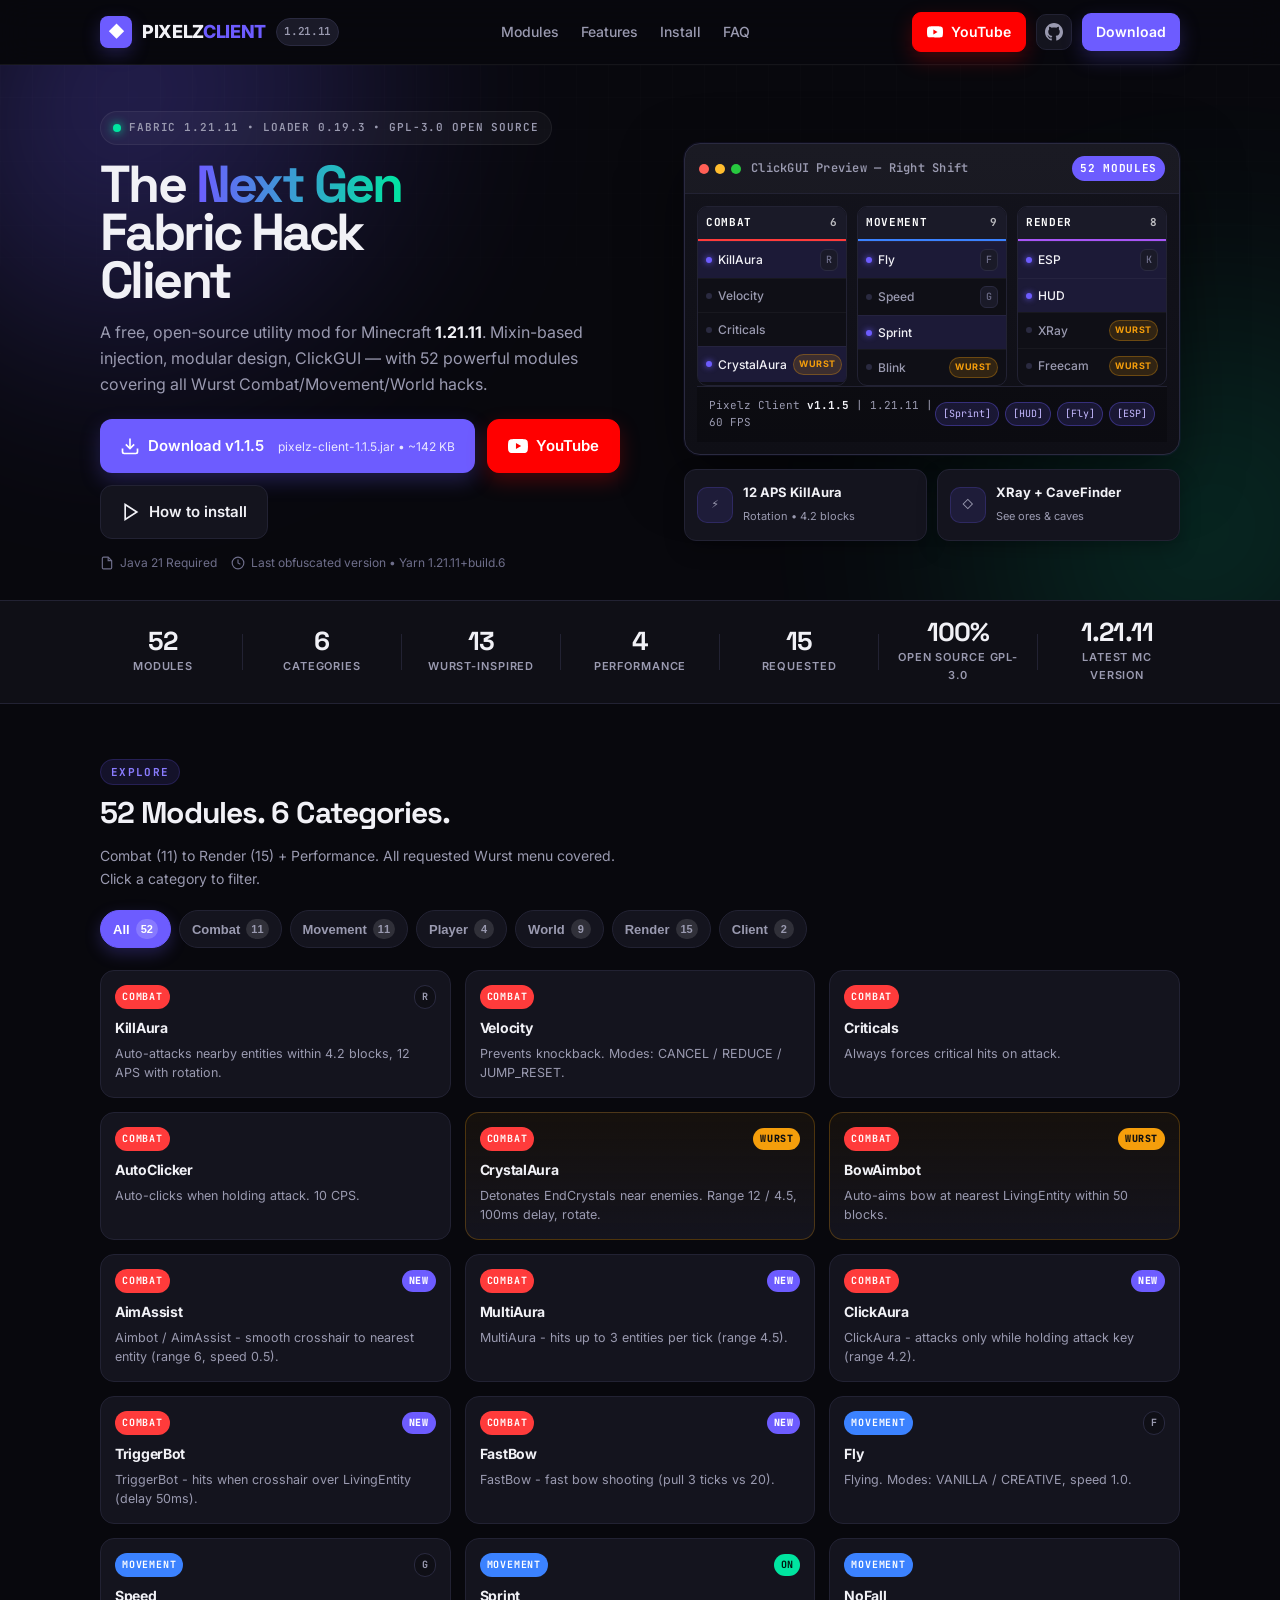
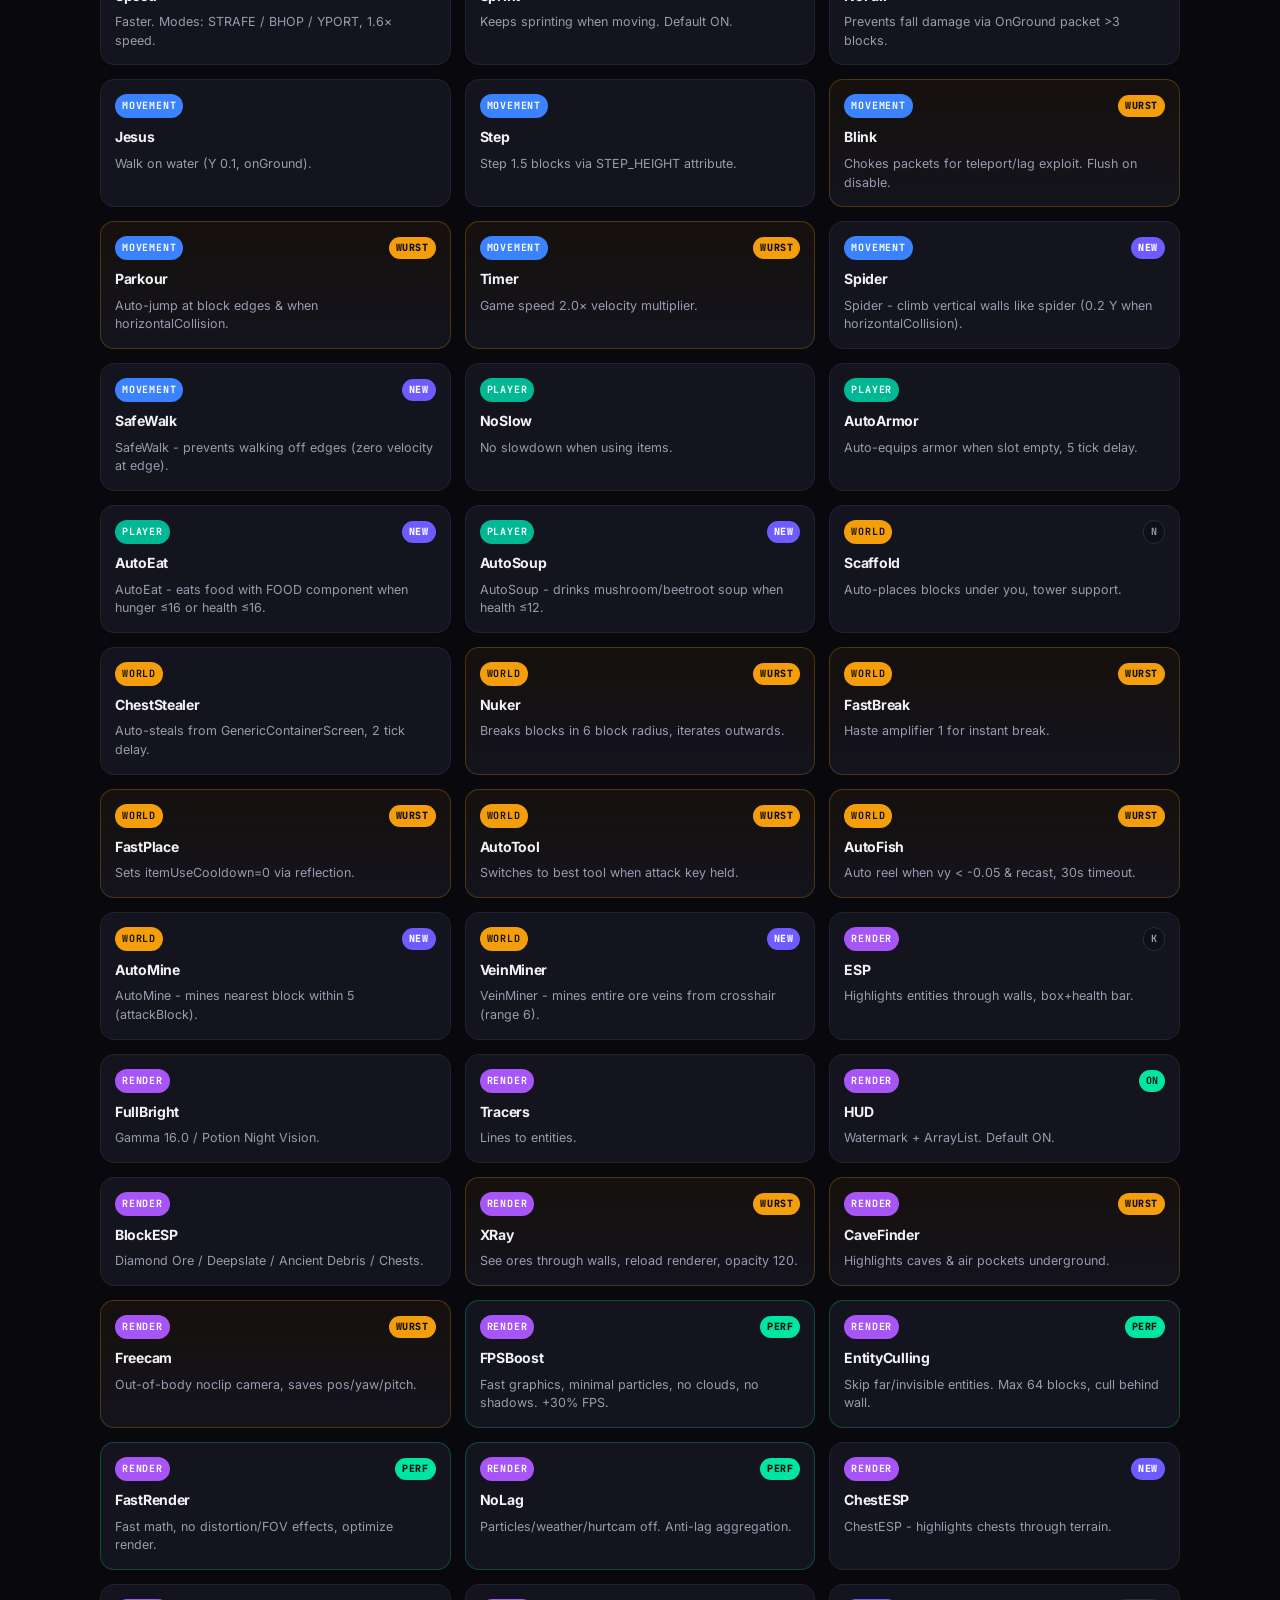
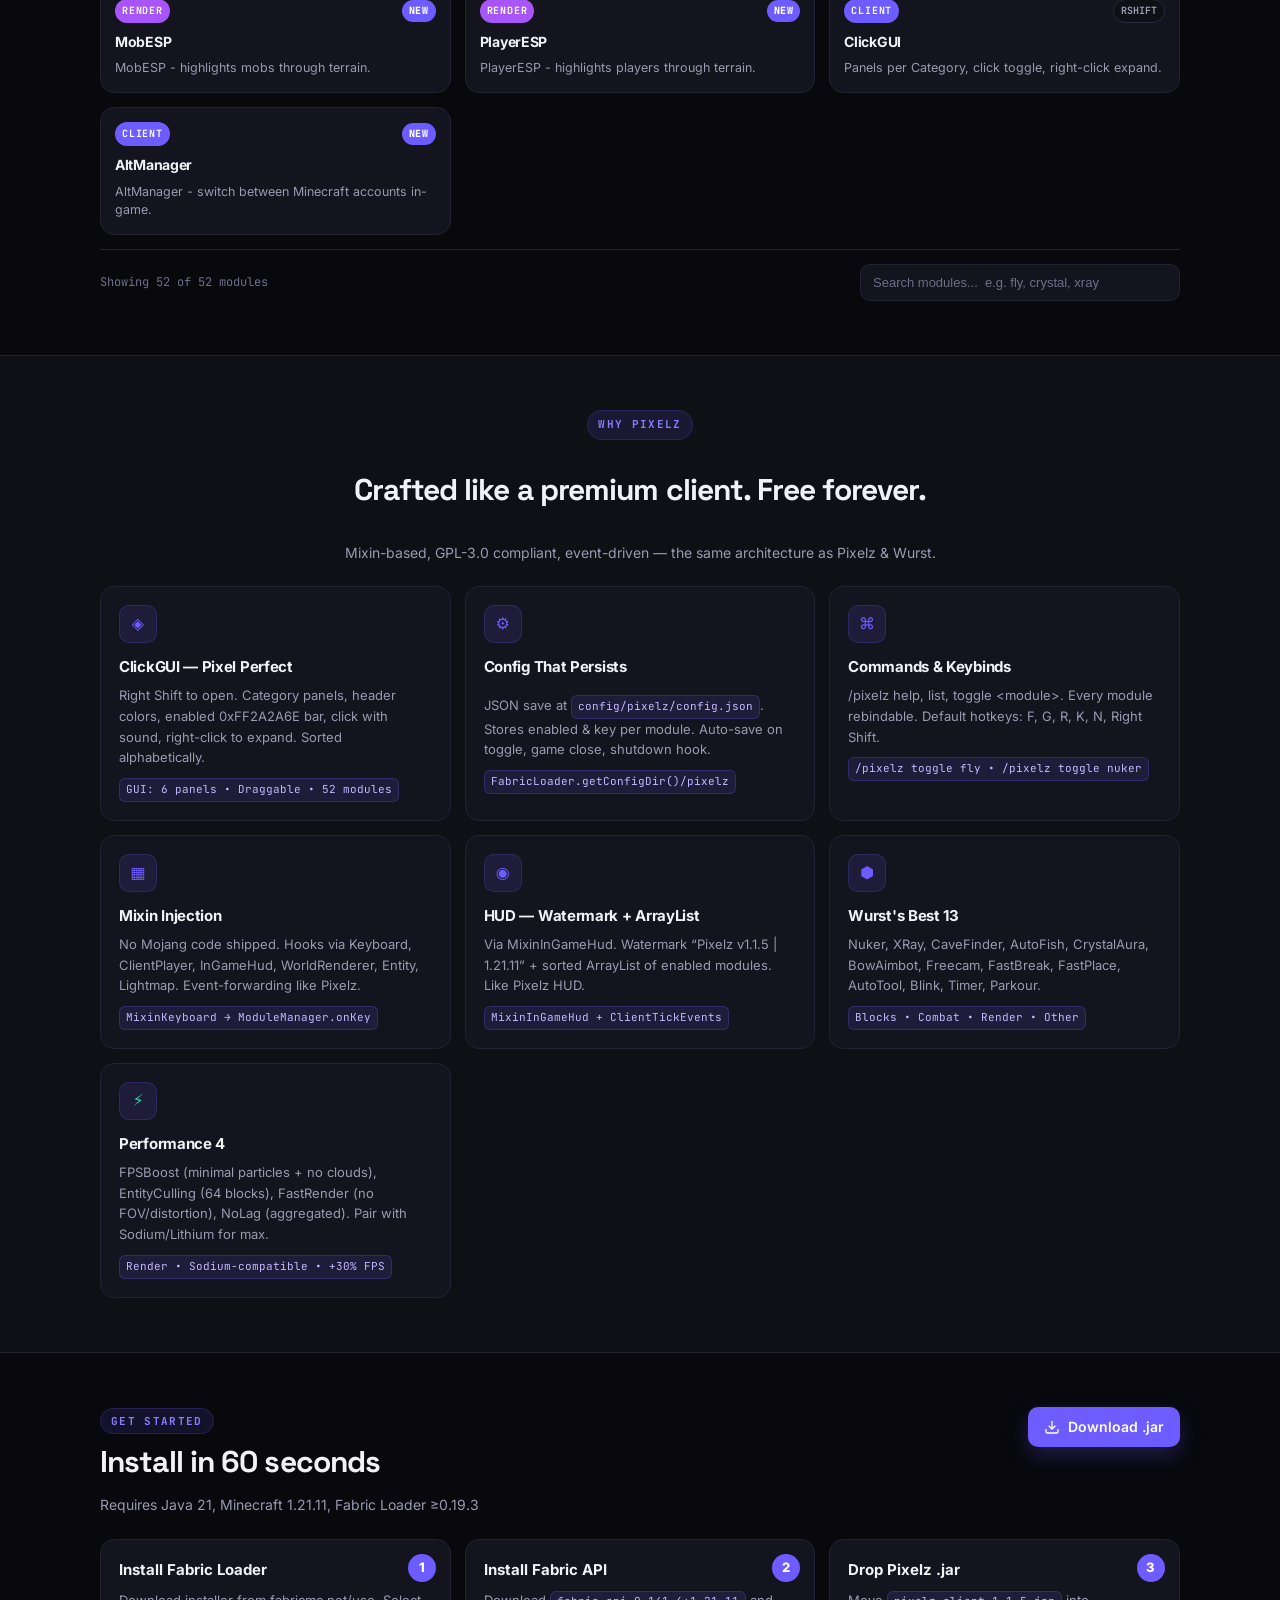
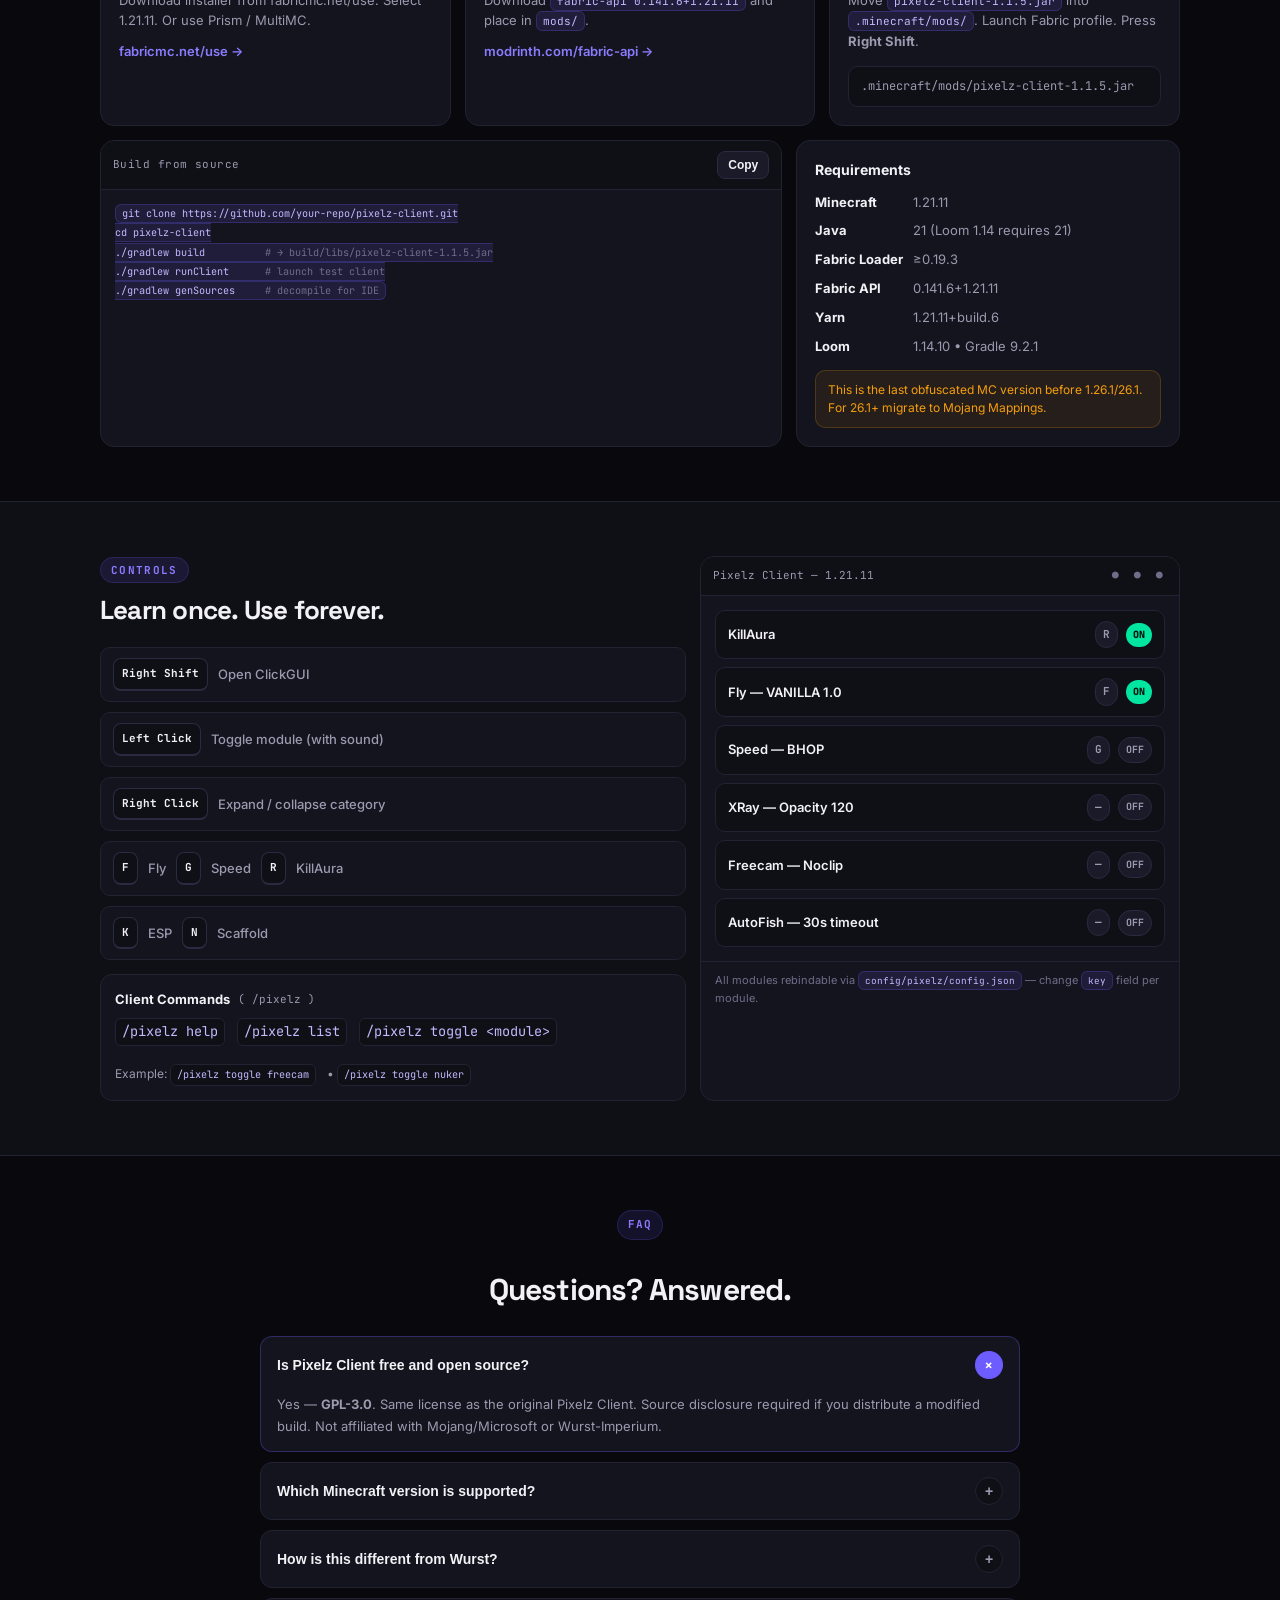
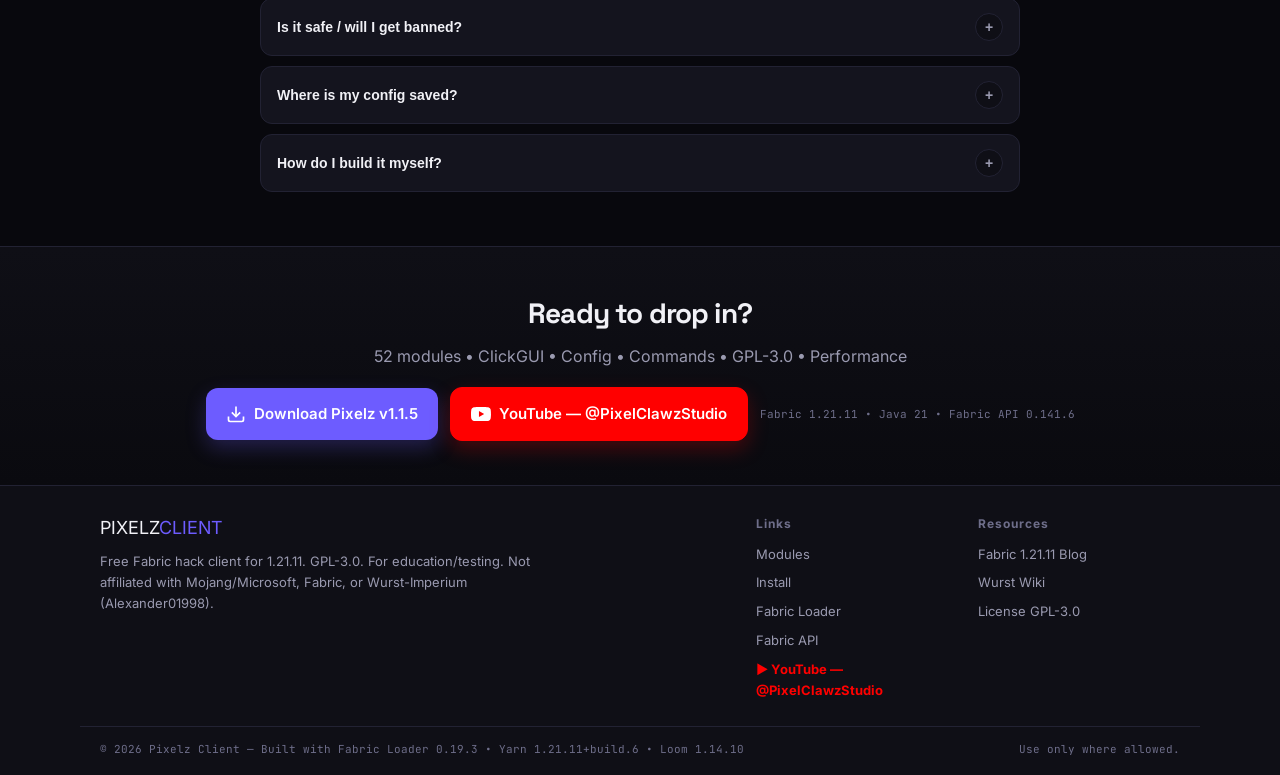
<file: index.html>
<!DOCTYPE html>
<html lang="en">
<head>
  <meta charset="UTF-8" />
  <meta name="viewport" content="width=device-width, initial-scale=1.0" />
  <title>Pixelz Client — 1.21.11 Fabric Hack Client</title>
  <meta name="description" content="Pixelz Client — Free open-source Fabric hack client for Minecraft 1.21.11. 33 modules, ClickGUI, GPL-3.0. Inspired by Wurst & LiquidBounce." />
  <link rel="preconnect" href="https://fonts.googleapis.com">
  <link rel="preconnect" href="https://fonts.gstatic.com" crossorigin>
  <link href="https://fonts.googleapis.com/css2?family=JetBrains+Mono:wght@400;600&family=Space+Grotesk:wght@400;500;600;700&family=Inter:wght@400;500;600;700;800&display=swap" rel="stylesheet">
  <link rel="stylesheet" href="style.css" />
  <link rel="icon" href="data:image/svg+xml,<svg xmlns='http://www.w3.org/2000/svg' viewBox='0 0 100 100'><rect width='100' height='100' rx='18' fill='%236D5CFF'/><text y='.9em' x='50%' text-anchor='middle' font-size='58' font-family='monospace' fill='white'>P</text></svg>">
</head>
<body>
  <!-- Navbar -->
  <nav class="nav" id="nav">
    <div class="nav-inner">
      <a class="brand" href="https://ike10010.github.io/PixelzClient/">
        <span class="brand-icon">◆</span>
        <span class="brand-text">PIXELZ<span>CLIENT</span></span>
        <span class="brand-badge">1.21.11</span>
      </a>
      <div class="nav-links">
        <a href="#modules">Modules</a>
        <a href="#features">Features</a>
        <a href="#install">Install</a>
        <a href="#faq">FAQ</a>
      </div>
      <div class="nav-actions">
        <a href="https://www.youtube.com/@PixelClawzStudio" target="_blank" rel="noopener" class="btn btn-sm btn-youtube">
          <svg width="16" height="16" viewBox="0 0 24 24" fill="currentColor"><path d="M23.498 6.186a3.016 3.016 0 0 0-2.122-2.136C19.505 3.545 12 3.545 12 3.545s-7.505 0-9.377.505A3.017 3.017 0 0 0 .502 6.186C0 8.07 0 12 0 12s0 3.93.502 5.814a3.016 3.016 0 0 0 2.122 2.136c1.872.505 9.376.505 9.376.505s7.505 0 9.377-.505a3.015 3.015 0 0 0 2.122-2.136C24 15.93 24 12 24 12s0-3.93-.502-5.814zM9.545 15.568V8.432L15.818 12l-6.273 3.568z"/></svg>
          YouTube
        </a>
        <a href="https://github.com/ike10010/PixelzClient" target="_blank" class="icon-btn" aria-label="GitHub">
          <svg width="18" height="18" viewBox="0 0 24 24" fill="currentColor"><path d="M12 0C5.374 0 0 5.373 0 12c0 5.302 3.438 9.8 8.207 11.387.6.11.82-.26.82-.577v-2.165c-3.338.726-4.033-1.416-4.033-1.416-.546-1.387-1.333-1.756-1.333-1.756-1.09-.744.083-.73.083-.73 1.205.085 1.84 1.237 1.84 1.237 1.07 1.834 2.807 1.304 3.492.997.108-.775.418-1.305.76-1.605-2.665-.3-5.466-1.332-5.466-5.93 0-1.31.468-2.38 1.235-3.22-.135-.303-.54-1.523.105-3.176 0 0 1.005-.322 3.3 1.23.96-.267 1.98-.4 3-.405 1.02.005 2.04.138 3 .405 2.28-1.552 3.285-1.23 3.285-1.23.645 1.653.24 2.873.12 3.176.765.84 1.23 1.91 1.23 3.22 0 4.61-2.805 5.625-5.475 5.92.42.36.81 1.096.81 2.22v3.293c0 .319.192.694.801.576C20.566 21.797 24 17.3 24 12c0-6.627-5.373-12-12-12z"/></svg>
        </a>
        <a href="#download" class="btn btn-sm">Download</a>
        <button class="hamburger" id="hamburger" aria-label="menu"><span></span><span></span><span></span></button>
      </div>
    </div>
    <div class="mobile-menu" id="mobileMenu">
      <a href="#modules">Modules</a>
      <a href="#features">Features</a>
      <a href="#install">Install</a>
      <a href="#faq">FAQ</a>
      <a href="https://www.youtube.com/@PixelClawzStudio" target="_blank" rel="noopener" class="btn" style="background:#FF0000;justify-content:center">
        <svg width="16" height="16" viewBox="0 0 24 24" fill="currentColor"><path d="M23.498 6.186a3.016 3.016 0 0 0-2.122-2.136C19.505 3.545 12 3.545 12 3.545s-7.505 0-9.377.505A3.017 3.017 0 0 0 .502 6.186C0 8.07 0 12 0 12s0 3.93.502 5.814a3.016 3.016 0 0 0 2.122 2.136c1.872.505 9.376.505 9.376.505s7.505 0 9.377-.505a3.015 3.015 0 0 0 2.122-2.136C24 15.93 24 12 24 12s0-3.93-.502-5.814zM9.545 15.568V8.432L15.818 12l-6.273 3.568z"/></svg>
        YouTube — @PixelClawzStudio
      </a>
      <a href="#download" class="btn">Download v1.1.5</a>
    </div>
  </nav>

  <!-- Hero -->
  <section class="hero">
    <div class="hero-bg">
      <div class="hero-glow glow-1"></div>
      <div class="hero-glow glow-2"></div>
      <div class="hero-grid"></div>
    </div>
    <div class="container hero-inner">
      <div class="hero-left">
        <div class="pill">
          <span class="pill-dot"></span>
          FABRIC 1.21.11 • LOADER 0.19.3 • GPL-3.0 OPEN SOURCE
        </div>
        <h1 class="hero-title">
          The <span class="accent">Next Gen</span><br>
          Fabric Hack<br>
          Client
        </h1>
        <p class="hero-desc">
          A free, open-source utility mod for Minecraft <b>1.21.11</b>. Mixin-based injection, modular design, ClickGUI — with 52 powerful modules covering all Wurst Combat/Movement/World hacks.
        </p>
        <div class="hero-cta" id="download">
          <a href="pixelz-client-1.1.5.jar" download class="btn btn-lg btn-primary" id="downloadBtn">
            <svg width="20" height="20" viewBox="0 0 24 24" fill="none" stroke="currentColor" stroke-width="2"><path d="M21 15v4a2 2 0 0 1-2 2H5a2 2 0 0 1-2-2v-4"/><polyline points="7 10 12 15 17 10"/><line x1="12" y1="15" x2="12" y2="3"/></svg>
            Download v1.1.5
            <span class="btn-sub">pixelz-client-1.1.5.jar •  ~142 KB</span>
          </a>
          <a href="https://www.youtube.com/@PixelClawzStudio" target="_blank" rel="noopener" class="btn btn-lg btn-youtube">
            <svg width="20" height="20" viewBox="0 0 24 24" fill="currentColor"><path d="M23.498 6.186a3.016 3.016 0 0 0-2.122-2.136C19.505 3.545 12 3.545 12 3.545s-7.505 0-9.377.505A3.017 3.017 0 0 0 .502 6.186C0 8.07 0 12 0 12s0 3.93.502 5.814a3.016 3.016 0 0 0 2.122 2.136c1.872.505 9.376.505 9.376.505s7.505 0 9.377-.505a3.015 3.015 0 0 0 2.122-2.136C24 15.93 24 12 24 12s0-3.93-.502-5.814zM9.545 15.568V8.432L15.818 12l-6.273 3.568z"/></svg>
            YouTube
          </a>
          <a href="#install" class="btn btn-lg btn-ghost">
            <svg width="20" height="20" viewBox="0 0 24 24" fill="none" stroke="currentColor" stroke-width="2"><polygon points="5 3 19 12 5 21 5 3"/></svg>
            How to install
          </a>
        </div>
        <div class="hero-meta">
          <span><svg width="14" height="14" viewBox="0 0 24 24" fill="none" stroke="currentColor" stroke-width="2"><path d="M14 2H6a2 2 0 0 0-2 2v16a2 2 0 0 0 2 2h12a2 2 0 0 0 2-2V8z"/><polyline points="14 2 14 8 20 8"/></svg> Java 21 Required</span>
          <span><svg width="14" height="14" viewBox="0 0 24 24" fill="none" stroke="currentColor" stroke-width="2"><circle cx="12" cy="12" r="10"/><path d="M12 6v6l4 2"/></svg> Last obfuscated version • Yarn 1.21.11+build.6</span>
        </div>
      </div>

      <div class="hero-right">
        <div class="window">
          <div class="window-bar">
            <div class="window-dots"><span></span><span></span><span></span></div>
            <span class="window-title">ClickGUI Preview — Right Shift</span>
            <span class="window-badge">52 MODULES</span>
          </div>
          <div class="window-body">
            <div class="clickgui">
              <div class="gui-col">
                <div class="gui-header" style="--cat:#ff3b3b">COMBAT <span>6</span></div>
                <div class="gui-mod on"><span class="gui-dot"></span>KillAura <span class="gui-key">R</span></div>
                <div class="gui-mod"><span class="gui-dot"></span>Velocity</div>
                <div class="gui-mod"><span class="gui-dot"></span>Criticals</div>
                <div class="gui-mod on"><span class="gui-dot"></span>CrystalAura <small>WURST</small></div>
              </div>
              <div class="gui-col">
                <div class="gui-header" style="--cat:#3b82ff">MOVEMENT <span>9</span></div>
                <div class="gui-mod on"><span class="gui-dot"></span>Fly <span class="gui-key">F</span></div>
                <div class="gui-mod"><span class="gui-dot"></span>Speed <span class="gui-key">G</span></div>
                <div class="gui-mod on"><span class="gui-dot"></span>Sprint</div>
                <div class="gui-mod"><span class="gui-dot"></span>Blink <small>WURST</small></div>
              </div>
              <div class="gui-col">
                <div class="gui-header" style="--cat:#a855f7">RENDER <span>8</span></div>
                <div class="gui-mod on"><span class="gui-dot"></span>ESP <span class="gui-key">K</span></div>
                <div class="gui-mod on"><span class="gui-dot"></span>HUD</div>
                <div class="gui-mod"><span class="gui-dot"></span>XRay <small>WURST</small></div>
                <div class="gui-mod"><span class="gui-dot"></span>Freecam <small>WURST</small></div>
              </div>
            </div>
            <div class="window-footer">
              <span class="hud-watermark">Pixelz Client <em>v1.1.5</em> | 1.21.11 | 60 FPS</span>
              <span class="hud-arraylist">
                <span class="ar on">[Sprint]</span>
                <span class="ar on">[HUD]</span>
                <span class="ar on">[Fly]</span>
                <span class="ar on">[ESP]</span>
              </span>
            </div>
          </div>
        </div>
        <div class="hero-cards">
          <div class="mini-card">
            <span class="mini-icon" style="--c:#6D5CFF">⚡</span>
            <div><b>12 APS KillAura</b><span>Rotation • 4.2 blocks</span></div>
          </div>
          <div class="mini-card">
            <span class="mini-icon" style="--c:#00E5A0">◇</span>
            <div><b>XRay + CaveFinder</b><span>See ores & caves</span></div>
          </div>
        </div>
      </div>
    </div>
  </section>

  <!-- Stats bar -->
  <section class="stats">
    <div class="container stats-inner">
      <div class="stat"><span class="stat-num">52</span><span class="stat-label">Modules</span></div>
      <div class="stat-div"></div>
      <div class="stat"><span class="stat-num">6</span><span class="stat-label">Categories</span></div>
      <div class="stat-div"></div>
      <div class="stat"><span class="stat-num">13</span><span class="stat-label">Wurst-Inspired</span></div>
      <div class="stat-div"></div>
      <div class="stat"><span class="stat-num">4</span><span class="stat-label">Performance</span></div>
      <div class="stat-div"></div>
      <div class="stat"><span class="stat-num">15</span><span class="stat-label">Requested</span></div>
      <div class="stat-div"></div>
      <div class="stat"><span class="stat-num">100%</span><span class="stat-label">Open Source GPL-3.0</span></div>
      <div class="stat-div"></div>
      <div class="stat"><span class="stat-num">1.21.11</span><span class="stat-label">Latest MC Version</span></div>
    </div>
  </section>

  <!-- Modules -->
  <section class="section" id="modules">
    <div class="container">
      <div class="section-head">
        <div>
          <span class="eyebrow">EXPLORE</span>
          <h2>52 Modules. 6 Categories.</h2>
          <p>Combat (11) to Render (15) + Performance. All requested Wurst menu covered. Click a category to filter.</p>
        </div>
        <div class="filter-row" id="filterRow">
          <button class="chip active" data-filter="all">All <span>52</span></button>
          <button class="chip" data-filter="combat">Combat <span>11</span></button>
          <button class="chip" data-filter="movement">Movement <span>11</span></button>
          <button class="chip" data-filter="player">Player <span>4</span></button>
          <button class="chip" data-filter="world">World <span>9</span></button>
          <button class="chip" data-filter="render">Render <span>15</span></button>
          <button class="chip" data-filter="client">Client <span>2</span></button>
        </div>
      </div>

      <div class="modules-grid" id="modulesGrid">
        <!-- COMBAT -->
        <div class="mod-card" data-cat="combat"><div class="mod-top"><span class="mod-cat combat">COMBAT</span><span class="mod-key">R</span></div><h3>KillAura</h3><p>Auto-attacks nearby entities within 4.2 blocks, 12 APS with rotation.</p></div>
        <div class="mod-card" data-cat="combat"><div class="mod-top"><span class="mod-cat combat">COMBAT</span></div><h3>Velocity</h3><p>Prevents knockback. Modes: CANCEL / REDUCE / JUMP_RESET.</p></div>
        <div class="mod-card" data-cat="combat"><div class="mod-top"><span class="mod-cat combat">COMBAT</span></div><h3>Criticals</h3><p>Always forces critical hits on attack.</p></div>
        <div class="mod-card" data-cat="combat"><div class="mod-top"><span class="mod-cat combat">COMBAT</span></div><h3>AutoClicker</h3><p>Auto-clicks when holding attack. 10 CPS.</p></div>
        <div class="mod-card wurst" data-cat="combat"><div class="mod-top"><span class="mod-cat combat">COMBAT</span><span class="wurst-badge">WURST</span></div><h3>CrystalAura</h3><p>Detonates EndCrystals near enemies. Range 12 / 4.5, 100ms delay, rotate.</p></div>
        <div class="mod-card wurst" data-cat="combat"><div class="mod-top"><span class="mod-cat combat">COMBAT</span><span class="wurst-badge">WURST</span></div><h3>BowAimbot</h3><p>Auto-aims bow at nearest LivingEntity within 50 blocks.</p></div>
        <div class="mod-card" data-cat="combat"><div class="mod-top"><span class="mod-cat combat">COMBAT</span><span class="wurst-badge" style="background:#6D5CFF;color:white">NEW</span></div><h3>AimAssist</h3><p>Aimbot / AimAssist - smooth crosshair to nearest entity (range 6, speed 0.5).</p></div>
        <div class="mod-card" data-cat="combat"><div class="mod-top"><span class="mod-cat combat">COMBAT</span><span class="wurst-badge" style="background:#6D5CFF;color:white">NEW</span></div><h3>MultiAura</h3><p>MultiAura - hits up to 3 entities per tick (range 4.5).</p></div>
        <div class="mod-card" data-cat="combat"><div class="mod-top"><span class="mod-cat combat">COMBAT</span><span class="wurst-badge" style="background:#6D5CFF;color:white">NEW</span></div><h3>ClickAura</h3><p>ClickAura - attacks only while holding attack key (range 4.2).</p></div>
        <div class="mod-card" data-cat="combat"><div class="mod-top"><span class="mod-cat combat">COMBAT</span><span class="wurst-badge" style="background:#6D5CFF;color:white">NEW</span></div><h3>TriggerBot</h3><p>TriggerBot - hits when crosshair over LivingEntity (delay 50ms).</p></div>
        <div class="mod-card" data-cat="combat"><div class="mod-top"><span class="mod-cat combat">COMBAT</span><span class="wurst-badge" style="background:#6D5CFF;color:white">NEW</span></div><h3>FastBow</h3><p>FastBow - fast bow shooting (pull 3 ticks vs 20).</p></div>

        <!-- MOVEMENT -->
        <div class="mod-card" data-cat="movement"><div class="mod-top"><span class="mod-cat movement">MOVEMENT</span><span class="mod-key">F</span></div><h3>Fly</h3><p>Flying. Modes: VANILLA / CREATIVE, speed 1.0.</p></div>
        <div class="mod-card" data-cat="movement"><div class="mod-top"><span class="mod-cat movement">MOVEMENT</span><span class="mod-key">G</span></div><h3>Speed</h3><p>Faster. Modes: STRAFE / BHOP / YPORT, 1.6× speed.</p></div>
        <div class="mod-card" data-cat="movement"><div class="mod-top"><span class="mod-cat movement">MOVEMENT</span><span class="mod-on">ON</span></div><h3>Sprint</h3><p>Keeps sprinting when moving. Default ON.</p></div>
        <div class="mod-card" data-cat="movement"><div class="mod-top"><span class="mod-cat movement">MOVEMENT</span></div><h3>NoFall</h3><p>Prevents fall damage via OnGround packet &gt;3 blocks.</p></div>
        <div class="mod-card" data-cat="movement"><div class="mod-top"><span class="mod-cat movement">MOVEMENT</span></div><h3>Jesus</h3><p>Walk on water (Y 0.1, onGround).</p></div>
        <div class="mod-card" data-cat="movement"><div class="mod-top"><span class="mod-cat movement">MOVEMENT</span></div><h3>Step</h3><p>Step 1.5 blocks via STEP_HEIGHT attribute.</p></div>
        <div class="mod-card wurst" data-cat="movement"><div class="mod-top"><span class="mod-cat movement">MOVEMENT</span><span class="wurst-badge">WURST</span></div><h3>Blink</h3><p>Chokes packets for teleport/lag exploit. Flush on disable.</p></div>
        <div class="mod-card wurst" data-cat="movement"><div class="mod-top"><span class="mod-cat movement">MOVEMENT</span><span class="wurst-badge">WURST</span></div><h3>Parkour</h3><p>Auto-jump at block edges & when horizontalCollision.</p></div>
        <div class="mod-card wurst" data-cat="movement"><div class="mod-top"><span class="mod-cat movement">MOVEMENT</span><span class="wurst-badge">WURST</span></div><h3>Timer</h3><p>Game speed 2.0× velocity multiplier.</p></div>
        <div class="mod-card" data-cat="movement"><div class="mod-top"><span class="mod-cat movement">MOVEMENT</span><span class="wurst-badge" style="background:#6D5CFF;color:white">NEW</span></div><h3>Spider</h3><p>Spider - climb vertical walls like spider (0.2 Y when horizontalCollision).</p></div>
        <div class="mod-card" data-cat="movement"><div class="mod-top"><span class="mod-cat movement">MOVEMENT</span><span class="wurst-badge" style="background:#6D5CFF;color:white">NEW</span></div><h3>SafeWalk</h3><p>SafeWalk - prevents walking off edges (zero velocity at edge).</p></div>

        <!-- PLAYER -->
        <div class="mod-card" data-cat="player"><div class="mod-top"><span class="mod-cat player">PLAYER</span></div><h3>NoSlow</h3><p>No slowdown when using items.</p></div>
        <div class="mod-card" data-cat="player"><div class="mod-top"><span class="mod-cat player">PLAYER</span></div><h3>AutoArmor</h3><p>Auto-equips armor when slot empty, 5 tick delay.</p></div>
        <div class="mod-card" data-cat="player"><div class="mod-top"><span class="mod-cat player">PLAYER</span><span class="wurst-badge" style="background:#6D5CFF;color:white">NEW</span></div><h3>AutoEat</h3><p>AutoEat - eats food with FOOD component when hunger ≤16 or health ≤16.</p></div>
        <div class="mod-card" data-cat="player"><div class="mod-top"><span class="mod-cat player">PLAYER</span><span class="wurst-badge" style="background:#6D5CFF;color:white">NEW</span></div><h3>AutoSoup</h3><p>AutoSoup - drinks mushroom/beetroot soup when health ≤12.</p></div>

        <!-- WORLD -->
        <div class="mod-card" data-cat="world"><div class="mod-top"><span class="mod-cat world">WORLD</span><span class="mod-key">N</span></div><h3>Scaffold</h3><p>Auto-places blocks under you, tower support.</p></div>
        <div class="mod-card" data-cat="world"><div class="mod-top"><span class="mod-cat world">WORLD</span></div><h3>ChestStealer</h3><p>Auto-steals from GenericContainerScreen, 2 tick delay.</p></div>
        <div class="mod-card wurst" data-cat="world"><div class="mod-top"><span class="mod-cat world">WORLD</span><span class="wurst-badge">WURST</span></div><h3>Nuker</h3><p>Breaks blocks in 6 block radius, iterates outwards.</p></div>
        <div class="mod-card wurst" data-cat="world"><div class="mod-top"><span class="mod-cat world">WORLD</span><span class="wurst-badge">WURST</span></div><h3>FastBreak</h3><p>Haste amplifier 1 for instant break.</p></div>
        <div class="mod-card wurst" data-cat="world"><div class="mod-top"><span class="mod-cat world">WORLD</span><span class="wurst-badge">WURST</span></div><h3>FastPlace</h3><p>Sets itemUseCooldown=0 via reflection.</p></div>
        <div class="mod-card wurst" data-cat="world"><div class="mod-top"><span class="mod-cat world">WORLD</span><span class="wurst-badge">WURST</span></div><h3>AutoTool</h3><p>Switches to best tool when attack key held.</p></div>
        <div class="mod-card wurst" data-cat="world"><div class="mod-top"><span class="mod-cat world">WORLD</span><span class="wurst-badge">WURST</span></div><h3>AutoFish</h3><p>Auto reel when vy &lt; -0.05 & recast, 30s timeout.</p></div>
        <div class="mod-card" data-cat="world"><div class="mod-top"><span class="mod-cat world">WORLD</span><span class="wurst-badge" style="background:#6D5CFF;color:white">NEW</span></div><h3>AutoMine</h3><p>AutoMine - mines nearest block within 5 (attackBlock).</p></div>
        <div class="mod-card" data-cat="world"><div class="mod-top"><span class="mod-cat world">WORLD</span><span class="wurst-badge" style="background:#6D5CFF;color:white">NEW</span></div><h3>VeinMiner</h3><p>VeinMiner - mines entire ore veins from crosshair (range 6).</p></div>

        <!-- RENDER -->
        <div class="mod-card" data-cat="render"><div class="mod-top"><span class="mod-cat render">RENDER</span><span class="mod-key">K</span></div><h3>ESP</h3><p>Highlights entities through walls, box+health bar.</p></div>
        <div class="mod-card" data-cat="render"><div class="mod-top"><span class="mod-cat render">RENDER</span></div><h3>FullBright</h3><p>Gamma 16.0 / Potion Night Vision.</p></div>
        <div class="mod-card" data-cat="render"><div class="mod-top"><span class="mod-cat render">RENDER</span></div><h3>Tracers</h3><p>Lines to entities.</p></div>
        <div class="mod-card" data-cat="render"><div class="mod-top"><span class="mod-cat render">RENDER</span><span class="mod-on">ON</span></div><h3>HUD</h3><p>Watermark + ArrayList. Default ON.</p></div>
        <div class="mod-card" data-cat="render"><div class="mod-top"><span class="mod-cat render">RENDER</span></div><h3>BlockESP</h3><p>Diamond Ore / Deepslate / Ancient Debris / Chests.</p></div>
        <div class="mod-card wurst" data-cat="render"><div class="mod-top"><span class="mod-cat render">RENDER</span><span class="wurst-badge">WURST</span></div><h3>XRay</h3><p>See ores through walls, reload renderer, opacity 120.</p></div>
        <div class="mod-card wurst" data-cat="render"><div class="mod-top"><span class="mod-cat render">RENDER</span><span class="wurst-badge">WURST</span></div><h3>CaveFinder</h3><p>Highlights caves & air pockets underground.</p></div>
        <div class="mod-card wurst" data-cat="render"><div class="mod-top"><span class="mod-cat render">RENDER</span><span class="wurst-badge">WURST</span></div><h3>Freecam</h3><p>Out-of-body noclip camera, saves pos/yaw/pitch.</p></div>
        <div class="mod-card" data-cat="render" style="border-color:rgba(0,229,160,0.25)"><div class="mod-top"><span class="mod-cat render">RENDER</span><span class="wurst-badge" style="background:#00E5A0;color:#00140e">PERF</span></div><h3>FPSBoost</h3><p>Fast graphics, minimal particles, no clouds, no shadows. +30% FPS.</p></div>
        <div class="mod-card" data-cat="render" style="border-color:rgba(0,229,160,0.25)"><div class="mod-top"><span class="mod-cat render">RENDER</span><span class="wurst-badge" style="background:#00E5A0;color:#00140e">PERF</span></div><h3>EntityCulling</h3><p>Skip far/invisible entities. Max 64 blocks, cull behind wall.</p></div>
        <div class="mod-card" data-cat="render" style="border-color:rgba(0,229,160,0.25)"><div class="mod-top"><span class="mod-cat render">RENDER</span><span class="wurst-badge" style="background:#00E5A0;color:#00140e">PERF</span></div><h3>FastRender</h3><p>Fast math, no distortion/FOV effects, optimize render.</p></div>
        <div class="mod-card" data-cat="render" style="border-color:rgba(0,229,160,0.25)"><div class="mod-top"><span class="mod-cat render">RENDER</span><span class="wurst-badge" style="background:#00E5A0;color:#00140e">PERF</span></div><h3>NoLag</h3><p>Particles/weather/hurtcam off. Anti-lag aggregation.</p></div>
        <div class="mod-card" data-cat="render"><div class="mod-top"><span class="mod-cat render">RENDER</span><span class="wurst-badge" style="background:#6D5CFF;color:white">NEW</span></div><h3>ChestESP</h3><p>ChestESP - highlights chests through terrain.</p></div>
        <div class="mod-card" data-cat="render"><div class="mod-top"><span class="mod-cat render">RENDER</span><span class="wurst-badge" style="background:#6D5CFF;color:white">NEW</span></div><h3>MobESP</h3><p>MobESP - highlights mobs through terrain.</p></div>
        <div class="mod-card" data-cat="render"><div class="mod-top"><span class="mod-cat render">RENDER</span><span class="wurst-badge" style="background:#6D5CFF;color:white">NEW</span></div><h3>PlayerESP</h3><p>PlayerESP - highlights players through terrain.</p></div>

        <!-- CLIENT -->
        <div class="mod-card" data-cat="client"><div class="mod-top"><span class="mod-cat client">CLIENT</span><span class="mod-key">RSHIFT</span></div><h3>ClickGUI</h3><p>Panels per Category, click toggle, right-click expand.</p></div>
        <div class="mod-card" data-cat="client"><div class="mod-top"><span class="mod-cat client">CLIENT</span><span class="wurst-badge" style="background:#6D5CFF;color:white">NEW</span></div><h3>AltManager</h3><p>AltManager - switch between Minecraft accounts in-game.</p></div>
      </div>

      <div class="modules-foot">
        <span id="moduleCount">Showing 52 of 52 modules</span>
        <input type="search" id="moduleSearch" placeholder="Search modules...  e.g. fly, crystal, xray" />
      </div>
    </div>
  </section>

  <!-- Features -->
  <section class="section alt" id="features">
    <div class="container">
      <div class="section-head center">
        <span class="eyebrow">WHY PIXELZ</span>
        <h2>Crafted like a premium client. Free forever.</h2>
        <p>Mixin-based, GPL-3.0 compliant, event-driven — the same architecture as Pixelz & Wurst.</p>
      </div>
      <div class="feature-grid">
        <div class="feature-card">
          <div class="f-icon">◈</div>
          <h3>ClickGUI — Pixel Perfect</h3>
          <p>Right Shift to open. Category panels, header colors, enabled 0xFF2A2A6E bar, click with sound, right-click to expand. Sorted alphabetically.</p>
          <code>GUI: 6 panels • Draggable • 52 modules</code>
        </div>
        <div class="feature-card">
          <div class="f-icon">⚙</div>
          <h3>Config That Persists</h3>
          <p>JSON save at <code>config/pixelz/config.json</code>. Stores enabled & key per module. Auto-save on toggle, game close, shutdown hook.</p>
          <code>FabricLoader.getConfigDir()/pixelz</code>
        </div>
        <div class="feature-card">
          <div class="f-icon">⌘</div>
          <h3>Commands & Keybinds</h3>
          <p>/pixelz help, list, toggle &lt;module&gt;. Every module rebindable. Default hotkeys: F, G, R, K, N, Right Shift.</p>
          <code>/pixelz toggle fly • /pixelz toggle nuker</code>
        </div>
        <div class="feature-card">
          <div class="f-icon">▦</div>
          <h3>Mixin Injection</h3>
          <p>No Mojang code shipped. Hooks via Keyboard, ClientPlayer, InGameHud, WorldRenderer, Entity, Lightmap. Event-forwarding like Pixelz.</p>
          <code>MixinKeyboard → ModuleManager.onKey</code>
        </div>
        <div class="feature-card">
          <div class="f-icon">◉</div>
          <h3>HUD — Watermark + ArrayList</h3>
          <p>Via MixinInGameHud. Watermark “Pixelz v1.1.5 | 1.21.11” + sorted ArrayList of enabled modules. Like Pixelz HUD.</p>
          <code>MixinInGameHud + ClientTickEvents</code>
        </div>
        <div class="feature-card">
          <div class="f-icon">⬢</div>
          <h3>Wurst's Best 13</h3>
          <p>Nuker, XRay, CaveFinder, AutoFish, CrystalAura, BowAimbot, Freecam, FastBreak, FastPlace, AutoTool, Blink, Timer, Parkour.</p>
          <code>Blocks • Combat • Render • Other</code>
        </div>
        <div class="feature-card">
          <div class="f-icon" style="color:#00E5A0">⚡</div>
          <h3>Performance 4</h3>
          <p>FPSBoost (minimal particles + no clouds), EntityCulling (64 blocks), FastRender (no FOV/distortion), NoLag (aggregated). Pair with Sodium/Lithium for max.</p>
          <code>Render • Sodium-compatible • +30% FPS</code>
        </div>
      </div>
    </div>
  </section>

  <!-- Install -->
  <section class="section" id="install">
    <div class="container">
      <div class="section-head">
        <div>
          <span class="eyebrow">GET STARTED</span>
          <h2>Install in 60 seconds</h2>
          <p>Requires Java 21, Minecraft 1.21.11, Fabric Loader ≥0.19.3</p>
        </div>
        <a href="pixelz-client-1.1.5.jar" download class="btn btn-primary" id="downloadBtn2"><svg width="16" height="16" viewBox="0 0 24 24" fill="none" stroke="currentColor" stroke-width="2"><path d="M21 15v4a2 2 0 0 1-2 2H5a2 2 0 0 1-2-2v-4"/><polyline points="7 10 12 15 17 10"/><line x1="12" y1="15" x2="12" y2="3"/></svg> Download .jar</a>
      </div>

      <div class="steps">
        <div class="step">
          <span class="step-n">1</span>
          <h3>Install Fabric Loader</h3>
          <p>Download installer from <a href="https://fabricmc.net/use/" target="_blank">fabricmc.net/use</a>. Select 1.21.11. Or use Prism / MultiMC.</p>
          <a class="step-link" href="https://fabricmc.net/use/" target="_blank">fabricmc.net/use →</a>
        </div>
        <div class="step">
          <span class="step-n">2</span>
          <h3>Install Fabric API</h3>
          <p>Download <code>fabric-api 0.141.6+1.21.11</code> and place in <code>mods/</code>.</p>
          <a class="step-link" href="https://modrinth.com/mod/fabric-api" target="_blank">modrinth.com/fabric-api →</a>
        </div>
        <div class="step">
          <span class="step-n">3</span>
          <h3>Drop Pixelz .jar</h3>
          <p>Move <code>pixelz-client-1.1.5.jar</code> into <code>.minecraft/mods/</code>. Launch Fabric profile. Press <b>Right Shift</b>.</p>
          <code class="step-code">.minecraft/mods/pixelz-client-1.1.5.jar</code>
        </div>
      </div>

      <div class="install-extra">
        <div class="code-block">
          <div class="code-bar"><span>Build from source</span><button class="copy-btn" data-copy="git clone https://github.com/your-repo/pixelz-client.git&#10;cd pixelz-client&#10;./gradlew build  # → build/libs/pixelz-client-1.1.5.jar">Copy</button></div>
<pre><code>git clone https://github.com/your-repo/pixelz-client.git
cd pixelz-client
./gradlew build          <span class="c"># → build/libs/pixelz-client-1.1.5.jar</span>
./gradlew runClient      <span class="c"># launch test client</span>
./gradlew genSources     <span class="c"># decompile for IDE</span></code></pre>
        </div>
        <div class="req-card">
          <h4>Requirements</h4>
          <ul>
            <li><b>Minecraft</b> 1.21.11</li>
            <li><b>Java</b> 21 (Loom 1.14 requires 21)</li>
            <li><b>Fabric Loader</b> ≥0.19.3</li>
            <li><b>Fabric API</b> 0.141.6+1.21.11</li>
            <li><b>Yarn</b> 1.21.11+build.6</li>
            <li><b>Loom</b> 1.14.10 • Gradle 9.2.1</li>
          </ul>
          <div class="req-note">This is the last obfuscated MC version before 1.26.1/26.1. For 26.1+ migrate to Mojang Mappings.</div>
        </div>
      </div>
    </div>
  </section>

  <!-- Controls -->
  <section class="section alt">
    <div class="container">
      <div class="controls-grid">
        <div>
          <span class="eyebrow">CONTROLS</span>
          <h2>Learn once. Use forever.</h2>
          <div class="controls-list">
            <div class="ctrl"><kbd>Right Shift</kbd><span>Open ClickGUI</span></div>
            <div class="ctrl"><kbd>Left Click</kbd><span>Toggle module (with sound)</span></div>
            <div class="ctrl"><kbd>Right Click</kbd><span>Expand / collapse category</span></div>
            <div class="ctrl"><kbd>F</kbd><span>Fly</span><kbd>G</kbd><span>Speed</span><kbd>R</kbd><span>KillAura</span></div>
            <div class="ctrl"><kbd>K</kbd><span>ESP</span><kbd>N</kbd><span>Scaffold</span></div>
          </div>
          <div class="cmd-block">
            <h4>Client Commands <span>( /pixelz )</span></h4>
            <code>/pixelz help</code>
            <code>/pixelz list</code>
            <code>/pixelz toggle &lt;module&gt;</code>
            <p>Example: <code>/pixelz toggle freecam</code> • <code>/pixelz toggle nuker</code></p>
          </div>
        </div>
        <div class="shot-card">
          <div class="shot-bar"><span>Pixelz Client — 1.21.11</span><span class="shot-dots">● ● ●</span></div>
          <div class="shot-keys">
            <div class="key-row"><span class="key-name">KillAura</span><span class="key-val">R</span><span class="key-on">ON</span></div>
            <div class="key-row"><span class="key-name">Fly — VANILLA 1.0</span><span class="key-val">F</span><span class="key-on">ON</span></div>
            <div class="key-row"><span class="key-name">Speed — BHOP</span><span class="key-val">G</span><span class="key-off">OFF</span></div>
            <div class="key-row"><span class="key-name">XRay — Opacity 120</span><span class="key-val">—</span><span class="key-off">OFF</span></div>
            <div class="key-row"><span class="key-name">Freecam — Noclip</span><span class="key-val">—</span><span class="key-off">OFF</span></div>
            <div class="key-row"><span class="key-name">AutoFish — 30s timeout</span><span class="key-val">—</span><span class="key-off">OFF</span></div>
          </div>
          <p class="shot-note">All modules rebindable via <code>config/pixelz/config.json</code> — change <code>key</code> field per module.</p>
        </div>
      </div>
    </div>
  </section>

  <!-- FAQ -->
  <section class="section" id="faq">
    <div class="container">
      <div class="section-head center">
        <span class="eyebrow">FAQ</span>
        <h2>Questions? Answered.</h2>
      </div>
      <div class="faq" id="faqList">
        <div class="faq-item open">
          <button class="faq-q">Is Pixelz Client free and open source? <span>+</span></button>
          <div class="faq-a"><p>Yes — <b>GPL-3.0</b>. Same license as the original Pixelz Client. Source disclosure required if you distribute a modified build. Not affiliated with Mojang/Microsoft or Wurst-Imperium.</p></div>
        </div>
        <div class="faq-item">
          <button class="faq-q">Which Minecraft version is supported? <span>+</span></button>
          <div class="faq-a"><p><b>1.21.11</b> only (Fabric). This is the last obfuscated version before 1.26.1/26.1 unobfuscation. Use Yarn 1.21.11+build.6 + Loader 0.19.3 + Loom 1.14.10. For 26.1+ you must migrate to Mojang Mappings (<code>migrateMappings</code>).</p></div>
        </div>
        <div class="faq-item">
          <button class="faq-q">How is this different from Wurst? <span>+</span></button>
          <div class="faq-a"><p>Pixelz architecture (ModuleManager, Category enum, Module abstract, Event-forwarding via ClientTickEvents) + Wurst's <b>13 best modules</b>: Nuker, XRay, CaveFinder, AutoFish, CrystalAura, BowAimbot, Freecam, FastBreak, FastPlace, AutoTool, Blink, Timer, Parkour.</p></div>
        </div>
        <div class="faq-item">
          <button class="faq-q">Is it safe / will I get banned? <span>+</span></button>
          <div class="faq-a"><p>Utility mod for education/testing. Use only where allowed (singleplayer, test servers, anarchy where permitted). Servers with anticheat will detect some modules. No guarantees — use at your own risk.</p></div>
        </div>
        <div class="faq-item">
          <button class="faq-q">Where is my config saved? <span>+</span></button>
          <div class="faq-a"><p><code>config/pixelz/config.json</code> (FabricLoader.getConfigDir()/pixelz). Stores enabled + key per module. Auto-saved on toggle, game close, and shutdown hook.</p></div>
        </div>
        <div class="faq-item">
          <button class="faq-q">How do I build it myself? <span>+</span></button>
          <div class="faq-a"><p>Requires Java 21. Run <code>./gradlew build</code> → <code>build/libs/pixelz-client-1.1.5.jar</code>. Use <code>./gradlew runClient</code> to test, <code>./gradlew genSources</code> for IDE decompile.</p></div>
        </div>
      </div>
    </div>
  </section>

  <!-- Final CTA -->
  <section class="cta">
    <div class="container cta-inner">
      <h2>Ready to drop in?</h2>
      <p>52 modules • ClickGUI • Config • Commands • GPL-3.0 • Performance</p>
      <div class="cta-row">
        <a href="pixelz-client-1.1.5.jar" download class="btn btn-lg btn-primary" id="downloadBtn3"><svg width="20" height="20" viewBox="0 0 24 24" fill="none" stroke="currentColor" stroke-width="2"><path d="M21 15v4a2 2 0 0 1-2 2H5a2 2 0 0 1-2-2v-4"/><polyline points="7 10 12 15 17 10"/><line x1="12" y1="15" x2="12" y2="3"/></svg> Download Pixelz v1.1.5</a>
        <a href="https://www.youtube.com/@PixelClawzStudio" target="_blank" rel="noopener" class="btn btn-lg btn-youtube">
          <svg width="20" height="20" viewBox="0 0 24 24" fill="currentColor"><path d="M23.498 6.186a3.016 3.016 0 0 0-2.122-2.136C19.505 3.545 12 3.545 12 3.545s-7.505 0-9.377.505A3.017 3.017 0 0 0 .502 6.186C0 8.07 0 12 0 12s0 3.93.502 5.814a3.016 3.016 0 0 0 2.122 2.136c1.872.505 9.376.505 9.376.505s7.505 0 9.377-.505a3.015 3.015 0 0 0 2.122-2.136C24 15.93 24 12 24 12s0-3.93-.502-5.814zM9.545 15.568V8.432L15.818 12l-6.273 3.568z"/></svg>
          YouTube — @PixelClawzStudio
        </a>
        <span class="cta-note">Fabric 1.21.11 • Java 21 • Fabric API 0.141.6</span>
      </div>
    </div>
  </section>

  <footer class="footer">
    <div class="container footer-inner">
      <div class="footer-left">
        <span class="brand-text">PIXELZ<span>CLIENT</span></span>
        <p>Free Fabric hack client for 1.21.11. GPL-3.0. For education/testing. Not affiliated with Mojang/Microsoft, Fabric, or Wurst-Imperium (Alexander01998).</p>
      </div>
      <div class="footer-links">
        <div>
          <h4>Links</h4>
          <a href="#modules">Modules</a>
          <a href="#install">Install</a>
          <a href="https://fabricmc.net/use/" target="_blank">Fabric Loader</a>
          <a href="https://modrinth.com/mod/fabric-api" target="_blank">Fabric API</a>
          <a href="https://www.youtube.com/@PixelClawzStudio" target="_blank" rel="noopener" style="color:#FF0000;font-weight:700">▶ YouTube — @PixelClawzStudio</a>
        </div>
        <div>
          <h4>Resources</h4>
          <a href="https://fabricmc.net/2025/12/05/12111.html" target="_blank">Fabric 1.21.11 Blog</a>
          <a href="https://wurst.wiki/categories" target="_blank">Wurst Wiki</a>
          <a href="#" id="viewLicense">License GPL-3.0</a>
        </div>
      </div>
    </div>
    <div class="container footer-bottom">
      <span>© 2026 Pixelz Client — Built with Fabric Loader 0.19.3 • Yarn 1.21.11+build.6 • Loom 1.14.10</span>
      <span class="footer-disclaimer">Use only where allowed.</span>
    </div>
  </footer>

  <!-- Toast -->
  <div class="toast" id="toast"></div>

  <script src="script.js"></script>
</body>
</html>
</file>
<file: style.css>
/* Pixelz Client - 1.21.11 Website */
:root{
  --bg:#08080d;
  --bg2:#0f0f16;
  --bg3:#16161f;
  --card:#14141e;
  --card2:#1a1a28;
  --border:#222233;
  --border2:#2a2a40;
  --text:#f1f1f6;
  --muted:#9a9ab0;
  --muted2:#6e6e8a;
  --accent:#6D5CFF;
  --accent2:#8a7cff;
  --accent-glow:rgba(109,92,255,0.25);
  --green:#00E5A0;
  --red:#ff3b3b;
  --blue:#3b82ff;
  --purple:#a855f7;
  --yellow:#f59e0b;
  --radius:14px;
  --radius-sm:10px;
  --max:1120px;
}
*{box-sizing:border-box;margin:0;padding:0}
html{scroll-behavior:smooth}
body{
  font-family:'Inter',system-ui,-apple-system,Segoe UI,Roboto,sans-serif;
  background:var(--bg);
  color:var(--text);
  line-height:1.6;
  overflow-x:hidden;
}
a{color:inherit;text-decoration:none}
code{
  font-family:'JetBrains Mono',monospace;
  background:rgba(109,92,255,0.12);
  border:1px solid rgba(109,92,255,0.25);
  padding:2px 6px;border-radius:6px;font-size:0.85em;color:#c4b8ff;
}
.container{max-width:var(--max);margin:0 auto;padding:0 20px}

/* NAV */
.nav{
  position:sticky;top:0;z-index:50;
  backdrop-filter:blur(16px) saturate(1.2);
  background:rgba(8,8,13,0.7);
  border-bottom:1px solid rgba(255,255,255,0.06);
  transition:border-color .2s;
}
.nav.scrolled{border-color:rgba(255,255,255,0.08);background:rgba(8,8,13,0.9)}
.nav-inner{
  max-width:var(--max);margin:0 auto;padding:12px 20px;
  display:flex;align-items:center;justify-content:space-between;gap:16px;
}
.brand{display:flex;align-items:center;gap:10px;font-weight:800;letter-spacing:-0.02em}
.brand-icon{
  width:32px;height:32px;display:grid;place-items:center;
  background:var(--accent);color:white;border-radius:8px;font-size:16px;
  box-shadow:0 6px 18px var(--accent-glow);
}
.brand-text{font-size:18px}
.brand-text span{color:var(--accent)}
.brand-badge{
  font-family:'JetBrains Mono',monospace;font-size:11px;font-weight:600;
  background:var(--card2);border:1px solid var(--border2);padding:4px 7px;border-radius:20px;color:var(--muted)
}
.nav-links{display:flex;gap:22px;font-size:14px;font-weight:500;color:var(--muted)}
.nav-links a:hover{color:var(--text)}
.nav-actions{display:flex;align-items:center;gap:10px}
.icon-btn{
  width:36px;height:36px;display:grid;place-items:center;
  border:1px solid var(--border);border-radius:10px;background:var(--card);color:var(--muted)
}
.icon-btn:hover{border-color:var(--border2);color:var(--text)}
.btn{
  display:inline-flex;align-items:center;gap:8px;
  background:var(--accent);color:white;border:0;border-radius:10px;
  padding:9px 16px;font-weight:600;font-size:14px;cursor:pointer;
  transition:transform .15s,box-shadow .15s,opacity .15s;
  box-shadow:0 8px 20px var(--accent-glow);
}
.btn:hover{transform:translateY(-1px);box-shadow:0 12px 28px var(--accent-glow)}
.btn:active{transform:none}
.btn-sm{padding:8px 14px;border-radius:9px}
.btn-lg{padding:14px 20px;border-radius:12px;font-size:15px}
.btn-primary{background:var(--accent)}
.btn-primary .btn-sub{font-weight:400;font-size:12px;opacity:0.85;margin-left:6px}
.btn-ghost{
  background:var(--card);border:1px solid var(--border);color:var(--text);
  box-shadow:none;
}
.btn-ghost:hover{background:var(--card2);border-color:var(--border2)}
.btn-youtube{
  background:#FF0000;color:white;border:1px solid #FF0000;
  box-shadow:0 8px 20px rgba(255,0,0,0.25);
}
.btn-youtube:hover{background:#e60000;border-color:#cc0000;box-shadow:0 12px 28px rgba(255,0,0,0.35)}
.hamburger{display:none;flex-direction:column;gap:4px;background:none;border:0;cursor:pointer;padding:6px}
.hamburger span{width:20px;height:2px;background:var(--text);border-radius:2px;display:block;transition:.2s}
.mobile-menu{
  display:none;flex-direction:column;gap:8px;padding:16px 20px 20px;
  background:var(--bg2);border-top:1px solid var(--border)
}
.mobile-menu.open{display:flex}
.mobile-menu a{padding:10px 12px;border-radius:10px;background:var(--card);border:1px solid var(--border);font-weight:500}
.mobile-menu .btn{justify-content:center;margin-top:4px}

/* HERO */
.hero{position:relative;padding:46px 0 28px;overflow:hidden}
.hero-bg{position:absolute;inset:0;pointer-events:none}
.hero-glow{
  position:absolute;width:640px;height:640px;border-radius:50%;filter:blur(90px);opacity:0.35;
}
.glow-1{background:radial-gradient(circle at 30% 30%, #6D5CFF 0%, transparent 60%);top:-180px;left:-80px}
.glow-2{background:radial-gradient(circle at 70% 70%, #00E5A0 0%, transparent 60%);top:40px;right:-140px;opacity:0.18}
.hero-grid{
  position:absolute;inset:0;
  background:
    linear-gradient(rgba(255,255,255,0.02) 1px, transparent 1px),
    linear-gradient(90deg, rgba(255,255,255,0.02) 1px, transparent 1px);
  background-size:32px 32px;
  mask:linear-gradient(to bottom, black 0%, transparent 75%);
  opacity:0.5;
}
.hero-inner{
  display:grid;grid-template-columns:1.05fr 0.95fr;gap:36px;align-items:center;
  position:relative;z-index:1;
}
.pill{
  display:inline-flex;align-items:center;gap:8px;
  font-family:'JetBrains Mono',monospace;font-size:11px;letter-spacing:0.08em;font-weight:600;
  color:var(--muted);background:rgba(255,255,255,0.04);border:1px solid rgba(255,255,255,0.06);
  padding:7px 12px;border-radius:100px;
}
.pill-dot{width:8px;height:8px;border-radius:50%;background:var(--green);box-shadow:0 0 10px var(--green);animation:pulse 2s infinite}
@keyframes pulse{0%,100%{opacity:1}50%{opacity:0.6}}
.hero-title{
  margin-top:16px;
  font-family:'Space Grotesk',sans-serif;
  font-size:52px;line-height:0.92;letter-spacing:-0.05em;font-weight:800;
}
.hero-title .accent{
  background:linear-gradient(90deg, var(--accent) 0%, #00E5A0 100%);
  -webkit-background-clip:text;-webkit-text-fill-color:transparent;background-clip:text;
}
.hero-desc{
  margin-top:16px;color:var(--muted);font-size:16px;max-width:520px;
}
.hero-desc b{color:var(--text)}
.hero-desc span{color:var(--accent2);font-weight:600}
.hero-cta{display:flex;gap:12px;margin-top:22px;flex-wrap:wrap}
.hero-meta{display:flex;gap:14px;margin-top:14px;font-size:12px;color:var(--muted2);flex-wrap:wrap}
.hero-meta span{display:inline-flex;align-items:center;gap:6px}

/* Hero right window */
.hero-right{display:flex;flex-direction:column;gap:14px}
.window{
  background:linear-gradient(180deg, #13131c 0%, #0f0f16 100%);
  border:1px solid var(--border2);border-radius:16px;overflow:hidden;
  box-shadow:0 20px 60px rgba(0,0,0,0.5), 0 0 0 1px rgba(109,92,255,0.08);
}
.window-bar{
  display:flex;align-items:center;gap:10px;padding:12px 14px;
  background:rgba(255,255,255,0.03);border-bottom:1px solid var(--border);
  font-family:'JetBrains Mono',monospace;font-size:12px;
}
.window-dots{display:flex;gap:6px}
.window-dots span{width:10px;height:10px;border-radius:50%;background:#222233;display:block}
.window-dots span:nth-child(1){background:#ff5f56}
.window-dots span:nth-child(2){background:#ffbd2e}
.window-dots span:nth-child(3){background:#27c93f}
.window-title{flex:1;color:var(--muted);font-weight:600;letter-spacing:0.02em}
.window-badge{
  font-size:11px;font-weight:700;letter-spacing:0.06em;
  background:var(--accent);color:white;padding:4px 8px;border-radius:20px;
}
.window-body{padding:12px}
.clickgui{display:grid;grid-template-columns:1fr 1fr 1fr;gap:10px}
.gui-col{
  background:var(--bg2);border:1px solid var(--border);border-radius:10px;overflow:hidden;
}
.gui-header{
  padding:7px 8px;font-family:'JetBrains Mono',monospace;font-size:11px;font-weight:700;letter-spacing:0.06em;
  color:white;background:var(--card2);
  border-bottom:2px solid var(--cat);
  display:flex;justify-content:space-between;
}
.gui-header span{opacity:0.7}
.gui-mod{
  display:flex;align-items:center;gap:6px;
  padding:7px 8px;font-size:12px;font-weight:500;
  border-top:1px solid rgba(255,255,255,0.04);
  color:var(--muted);
  background:transparent;
}
.gui-mod.on{background:rgba(109,92,255,0.14);color:var(--text)}
.gui-dot{width:6px;height:6px;border-radius:50%;background:var(--border2);flex-shrink:0}
.gui-mod.on .gui-dot{background:var(--accent);box-shadow:0 0 6px var(--accent)}
.gui-key{
  margin-left:auto;
  font-family:'JetBrains Mono',monospace;font-size:10px;
  background:var(--card2);border:1px solid var(--border2);padding:2px 5px;border-radius:6px;color:var(--muted2)
}
.gui-mod small{
  margin-left:auto;
  font-size:9px;font-weight:700;letter-spacing:0.06em;
  background:rgba(245,158,11,0.15);border:1px solid rgba(245,158,11,0.3);color:#f59e0b;
  padding:2px 5px;border-radius:20px;
}
.window-footer{
  display:flex;justify-content:space-between;align-items:center;
  padding:10px 12px;background:rgba(0,0,0,0.25);border-top:1px solid var(--border);
  font-family:'JetBrains Mono',monospace;font-size:11px;
}
.hud-watermark{color:var(--muted)}
.hud-watermark em{color:var(--text);font-style:normal;font-weight:700}
.hud-arraylist{display:flex;gap:6px}
.ar{
  padding:3px 7px;border-radius:20px;border:1px solid var(--border2);
  background:var(--card2);color:var(--muted);font-size:10px;
}
.ar.on{background:rgba(109,92,255,0.15);border-color:rgba(109,92,255,0.35);color:#c4b8ff}
.hero-cards{display:grid;grid-template-columns:1fr 1fr;gap:10px}
.mini-card{
  display:flex;align-items:center;gap:10px;
  background:var(--card);border:1px solid var(--border);border-radius:12px;padding:12px;
  box-shadow:0 8px 20px rgba(0,0,0,0.25);
}
.mini-icon{
  width:36px;height:36px;display:grid;place-items:center;border-radius:10px;
  background:rgba(109,92,255,0.12);border:1px solid rgba(109,92,255,0.2);color:var(--c);font-size:16px;
}
.mini-card b{font-size:13px;display:block}
.mini-card span{font-size:11px;color:var(--muted)}

/* STATS */
.stats{background:var(--bg2);border-top:1px solid var(--border);border-bottom:1px solid var(--border)}
.stats-inner{
  display:flex;align-items:center;justify-content:space-between;gap:16px;
  padding:18px 20px;flex-wrap:wrap;
}
.stat{text-align:center;flex:1;min-width:120px}
.stat-num{font-family:'Space Grotesk',sans-serif;font-size:26px;font-weight:800;letter-spacing:-0.03em;display:block;line-height:1}
.stat-label{font-size:11px;letter-spacing:0.08em;font-weight:600;color:var(--muted);margin-top:4px;display:block;text-transform:uppercase}
.stat-div{width:1px;height:36px;background:var(--border);flex-shrink:0}

/* SECTIONS */
.section{padding:54px 0}
.section.alt{background:var(--bg2);border-top:1px solid var(--border);border-bottom:1px solid var(--border)}
.section-head{display:flex;justify-content:space-between;gap:20px;align-items:flex-start;flex-wrap:wrap;margin-bottom:22px}
.section-head h2{font-family:'Space Grotesk',sans-serif;font-size:30px;letter-spacing:-0.03em;font-weight:800;margin-top:6px}
.section-head p{color:var(--muted);max-width:520px;margin-top:8px;font-size:14px}
.section-head.center{text-align:center;flex-direction:column;align-items:center}
.section-head.center p{max-width:640px}
.eyebrow{
  font-family:'JetBrains Mono',monospace;font-size:11px;letter-spacing:0.12em;font-weight:700;
  color:var(--accent2);background:rgba(109,92,255,0.12);border:1px solid rgba(109,92,255,0.2);
  padding:5px 10px;border-radius:100px;
}

/* MODULES */
.filter-row{display:flex;gap:8px;flex-wrap:wrap}
.chip{
  display:inline-flex;align-items:center;gap:6px;
  padding:8px 12px;border-radius:100px;
  background:var(--card);border:1px solid var(--border);color:var(--muted);
  font-size:13px;font-weight:600;cursor:pointer;
}
.chip.active{background:var(--accent);border-color:var(--accent);color:white;box-shadow:0 6px 16px var(--accent-glow)}
.chip span{
  min-width:20px;height:20px;display:grid;place-items:center;
  background:rgba(255,255,255,0.12);border-radius:20px;font-size:11px;padding:0 5px;
}
.chip.active span{background:rgba(255,255,255,0.18)}
.modules-grid{
  display:grid;grid-template-columns:repeat(3,1fr);gap:14px;
}
.mod-card{
  background:var(--card);border:1px solid var(--border);border-radius:14px;padding:14px;
  transition:transform .15s,border-color .15s,background .15s;
}
.mod-card:hover{transform:translateY(-2px);border-color:var(--border2);background:var(--card2)}
.mod-card.wurst{border-color:rgba(245,158,11,0.25);background:linear-gradient(180deg, rgba(245,158,11,0.06) 0%, var(--card) 100%)}
.mod-card.wurst:hover{border-color:rgba(245,158,11,0.35)}
.mod-top{display:flex;justify-content:space-between;align-items:center;margin-bottom:8px}
.mod-cat{
  font-family:'JetBrains Mono',monospace;font-size:10px;letter-spacing:0.08em;font-weight:700;
  padding:4px 7px;border-radius:20px;color:white;
}
.mod-cat.combat{background:#ff3b3b}
.mod-cat.movement{background:#3b82ff}
.mod-cat.player{background:#00b894}
.mod-cat.world{background:#f59e0b;color:#111}
.mod-cat.render{background:#a855f7}
.mod-cat.client{background:#6D5CFF}
.mod-key{
  font-family:'JetBrains Mono',monospace;font-size:10px;font-weight:700;
  background:var(--bg2);border:1px solid var(--border2);padding:3px 7px;border-radius:20px;color:var(--muted)
}
.mod-on{
  font-family:'JetBrains Mono',monospace;font-size:10px;font-weight:700;
  background:var(--green);color:#00140e;padding:3px 7px;border-radius:20px;
}
.wurst-badge{
  font-family:'JetBrains Mono',monospace;font-size:10px;font-weight:800;letter-spacing:0.06em;
  background:#f59e0b;color:#111;padding:3px 7px;border-radius:20px;
}
.mod-card h3{font-size:14px;font-weight:700;letter-spacing:-0.02em;margin-bottom:6px}
.mod-card p{font-size:12.5px;color:var(--muted);line-height:1.5}
.modules-foot{
  display:flex;justify-content:space-between;align-items:center;gap:12px;
  margin-top:14px;padding-top:14px;border-top:1px solid var(--border);flex-wrap:wrap;
}
#moduleCount{font-family:'JetBrains Mono',monospace;font-size:12px;color:var(--muted2)}
#moduleSearch{
  flex:1;max-width:320px;
  background:var(--card);border:1px solid var(--border);color:var(--text);
  border-radius:10px;padding:10px 12px;font-size:13px;outline:none;
}
#moduleSearch:focus{border-color:var(--accent);box-shadow:0 0 0 3px rgba(109,92,255,0.15)}
#moduleSearch::placeholder{color:var(--muted2)}

/* FEATURES */
.feature-grid{display:grid;grid-template-columns:repeat(3,1fr);gap:14px}
.feature-card{
  background:var(--card);border:1px solid var(--border);border-radius:14px;padding:18px;
}
.f-icon{
  width:38px;height:38px;display:grid;place-items:center;border-radius:10px;
  background:rgba(109,92,255,0.12);border:1px solid rgba(109,92,255,0.2);color:var(--accent);font-size:16px;
}
.feature-card h3{margin-top:12px;font-size:15px;letter-spacing:-0.02em}
.feature-card p{margin-top:6px;color:var(--muted);font-size:13px;line-height:1.6}
.feature-card code{display:inline-block;margin-top:10px;font-size:11px}

/* STEPS */
.steps{display:grid;grid-template-columns:repeat(3,1fr);gap:14px}
.step{
  background:var(--card);border:1px solid var(--border);border-radius:14px;padding:18px;position:relative;
  overflow:hidden;
}
.step-n{
  position:absolute;top:14px;right:14px;
  width:28px;height:28px;display:grid;place-items:center;border-radius:50%;
  background:var(--accent);color:white;font-weight:800;font-size:13px;
}
.step h3{font-size:15px}
.step p{margin-top:8px;color:var(--muted);font-size:13px;line-height:1.6}
.step-link{display:inline-flex;margin-top:10px;color:var(--accent2);font-weight:600;font-size:13px}
.step-code{display:block;margin-top:14px;background:var(--bg2);border:1px solid var(--border);border-radius:10px;padding:10px 12px;font-family:'JetBrains Mono',monospace;font-size:12px;color:var(--muted);word-break:break-all}
.install-extra{display:grid;grid-template-columns:1.6fr 0.9fr;gap:14px;margin-top:14px}
.code-block{
  background:var(--card);border:1px solid var(--border);border-radius:14px;overflow:hidden;
}
.code-bar{
  display:flex;justify-content:space-between;align-items:center;
  padding:10px 12px;background:var(--bg2);border-bottom:1px solid var(--border);
  font-family:'JetBrains Mono',monospace;font-size:11px;color:var(--muted);letter-spacing:0.04em;
}
.copy-btn{
  background:var(--card2);border:1px solid var(--border2);color:var(--text);
  padding:6px 10px;border-radius:8px;font-size:12px;font-weight:600;cursor:pointer;
}
.copy-btn:hover{border-color:var(--accent)}
.code-block pre{
  padding:14px;overflow:auto;font-family:'JetBrains Mono',monospace;font-size:12px;line-height:1.6;
  color:#d6d6e0;background:transparent;
}
.code-block pre .c{color:var(--muted2)}
.req-card{background:var(--card);border:1px solid var(--border);border-radius:14px;padding:18px}
.req-card h4{font-size:14px;margin-bottom:10px}
.req-card ul{list-style:none;display:grid;gap:8px}
.req-card li{font-size:13px;color:var(--muted);display:flex;gap:8px}
.req-card li b{color:var(--text);min-width:90px}
.req-note{
  margin-top:14px;padding:10px 12px;background:rgba(245,158,11,0.08);border:1px solid rgba(245,158,11,0.2);
  border-radius:10px;font-size:12px;color:#f59e0b;line-height:1.5;
}

/* CONTROLS */
.controls-grid{display:grid;grid-template-columns:1.1fr 0.9fr;gap:14px}
.controls-grid h2{font-family:'Space Grotesk',sans-serif;font-size:26px;letter-spacing:-0.03em;margin-top:8px}
.controls-list{margin-top:16px;display:grid;gap:10px}
.ctrl{
  display:flex;align-items:center;gap:10px;flex-wrap:wrap;
  background:var(--card);border:1px solid var(--border);border-radius:10px;padding:10px 12px;
}
.ctrl kbd{
  font-family:'JetBrains Mono',monospace;font-size:11px;font-weight:700;
  background:var(--bg2);border:1px solid var(--border2);border-bottom:2px solid var(--border2);
  padding:6px 8px;border-radius:8px;color:var(--text);
}
.ctrl span{font-size:13px;color:var(--muted);font-weight:500}
.cmd-block{
  margin-top:14px;background:var(--card);border:1px solid var(--border);border-radius:12px;padding:14px;
}
.cmd-block h4{font-size:13px;display:flex;gap:8px;align-items:center}
.cmd-block h4 span{font-weight:400;color:var(--muted);font-family:'JetBrains Mono',monospace;font-size:11px}
.cmd-block code{
  display:inline-block;margin-top:8px;margin-right:8px;
  background:var(--bg2);border:1px solid var(--border);
}
.cmd-block p{margin-top:10px;font-size:12px;color:var(--muted)}
.shot-card{
  background:var(--card);border:1px solid var(--border);border-radius:14px;overflow:hidden;
}
.shot-bar{
  display:flex;justify-content:space-between;align-items:center;
  padding:10px 12px;background:var(--bg2);border-bottom:1px solid var(--border);
  font-family:'JetBrains Mono',monospace;font-size:11px;color:var(--muted);
}
.shot-dots{letter-spacing:4px;color:var(--muted2)}
.shot-keys{display:grid;gap:8px;padding:14px}
.key-row{
  display:flex;align-items:center;gap:8px;
  background:var(--bg2);border:1px solid var(--border);border-radius:10px;padding:10px 12px;
}
.key-name{flex:1;font-size:13px;font-weight:600}
.key-val{
  font-family:'JetBrains Mono',monospace;font-size:11px;font-weight:700;
  background:var(--card2);border:1px solid var(--border2);padding:4px 7px;border-radius:20px;color:var(--muted)
}
.key-on{font-family:'JetBrains Mono',monospace;font-size:10px;font-weight:800;background:var(--green);color:#00140e;padding:4px 7px;border-radius:20px}
.key-off{font-family:'JetBrains Mono',monospace;font-size:10px;font-weight:700;background:var(--card2);border:1px solid var(--border2);color:var(--muted);padding:4px 7px;border-radius:20px}
.shot-note{padding:10px 14px;font-size:11px;color:var(--muted2);border-top:1px solid var(--border)}

/* FAQ */
.faq{display:grid;gap:10px;max-width:760px;margin:0 auto}
.faq-item{
  background:var(--card);border:1px solid var(--border);border-radius:12px;overflow:hidden;
}
.faq-item.open{border-color:rgba(109,92,255,0.3)}
.faq-q{
  width:100%;display:flex;justify-content:space-between;align-items:center;gap:12px;
  padding:14px 16px;background:none;border:0;color:var(--text);font-weight:600;font-size:14px;
  cursor:pointer;text-align:left;
}
.faq-q span{
  width:28px;height:28px;display:grid;place-items:center;border-radius:50%;
  background:var(--bg2);border:1px solid var(--border);color:var(--muted);flex-shrink:0;
  transition:transform .2s,background .2s;
}
.faq-item.open .faq-q span{transform:rotate(45deg);background:var(--accent);border-color:var(--accent);color:white}
.faq-a{padding:0 16px 14px;color:var(--muted);font-size:13px;line-height:1.7;display:none}
.faq-item.open .faq-a{display:block}

/* CTA */
.cta{
  background:linear-gradient(180deg, #0f0f16 0%, #0a0a0f 100%);
  border-top:1px solid var(--border);padding:44px 0;
}
.cta-inner{text-align:center}
.cta-inner h2{font-family:'Space Grotesk',sans-serif;font-size:28px;letter-spacing:-0.03em}
.cta-inner p{color:var(--muted);margin-top:8px}
.cta-row{display:flex;justify-content:center;align-items:center;gap:12px;margin-top:18px;flex-wrap:wrap}
.cta-note{font-family:'JetBrains Mono',monospace;font-size:11px;color:var(--muted2)}

/* FOOTER */
.footer{background:var(--bg2);border-top:1px solid var(--border);padding:28px 0 16px}
.footer-inner{display:grid;grid-template-columns:1.5fr 1fr;gap:20px;align-items:start}
.footer-left p{margin-top:8px;color:var(--muted);font-size:13px;max-width:480px;line-height:1.6}
.footer-links{display:grid;grid-template-columns:1fr 1fr;gap:20px}
.footer-links h4{font-size:12px;letter-spacing:0.08em;color:var(--muted2);margin-bottom:10px}
.footer-links a{display:block;color:var(--muted);font-size:13px;margin-bottom:8px}
.footer-links a:hover{color:var(--text)}
.footer-bottom{
  margin-top:18px;padding-top:14px;border-top:1px solid var(--border);
  display:flex;justify-content:space-between;gap:12px;flex-wrap:wrap;
  font-family:'JetBrains Mono',monospace;font-size:11px;color:var(--muted2);
}

/* TOAST */
.toast{
  position:fixed;bottom:18px;left:50%;transform:translateX(-50%) translateY(80px);
  background:#11111a;border:1px solid var(--border2);color:var(--text);
  padding:12px 16px;border-radius:12px;font-size:13px;font-weight:600;
  box-shadow:0 12px 30px rgba(0,0,0,0.4);
  opacity:0;pointer-events:none;transition:.3s;z-index:99;
  max-width:min(90vw, 420px);text-align:center;
}
.toast.show{transform:translateX(-50%) translateY(0);opacity:1}

/* RESPONSIVE */
@media(max-width:900px){
  .hero-inner{grid-template-columns:1fr}
  .clickgui{grid-template-columns:1fr 1fr}
  .modules-grid{grid-template-columns:repeat(2,1fr)}
  .feature-grid{grid-template-columns:repeat(2,1fr)}
  .steps{grid-template-columns:1fr}
  .install-extra{grid-template-columns:1fr}
  .controls-grid{grid-template-columns:1fr}
  .footer-inner{grid-template-columns:1fr}
  .nav-links{display:none}
  .hamburger{display:flex}
}
@media(max-width:600px){
  .hero-title{font-size:38px}
  .modules-grid{grid-template-columns:1fr}
  .feature-grid{grid-template-columns:1fr}
  .stats-inner{gap:10px}
  .stat{min-width:80px}
  .clickgui{grid-template-columns:1fr}
  .hero-cards{grid-template-columns:1fr}
  .filter-row{gap:6px}
}
</file>
